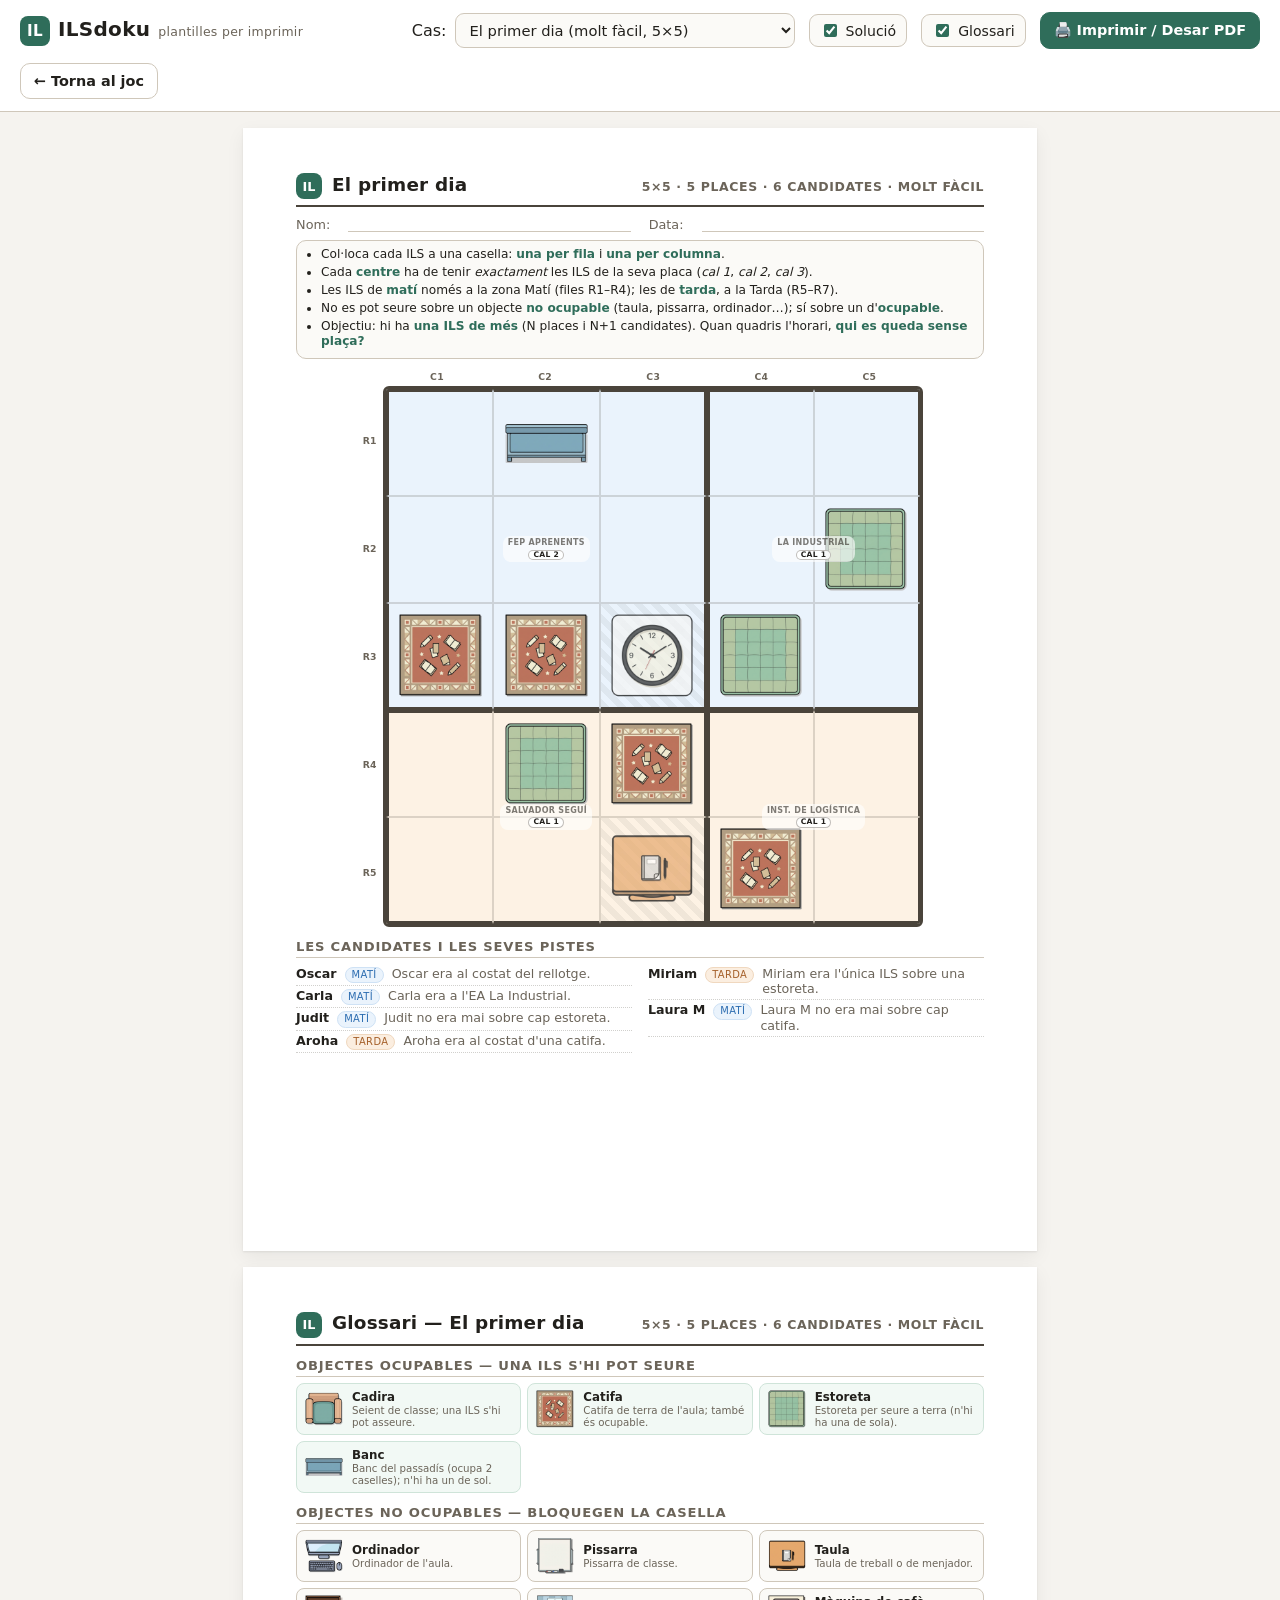
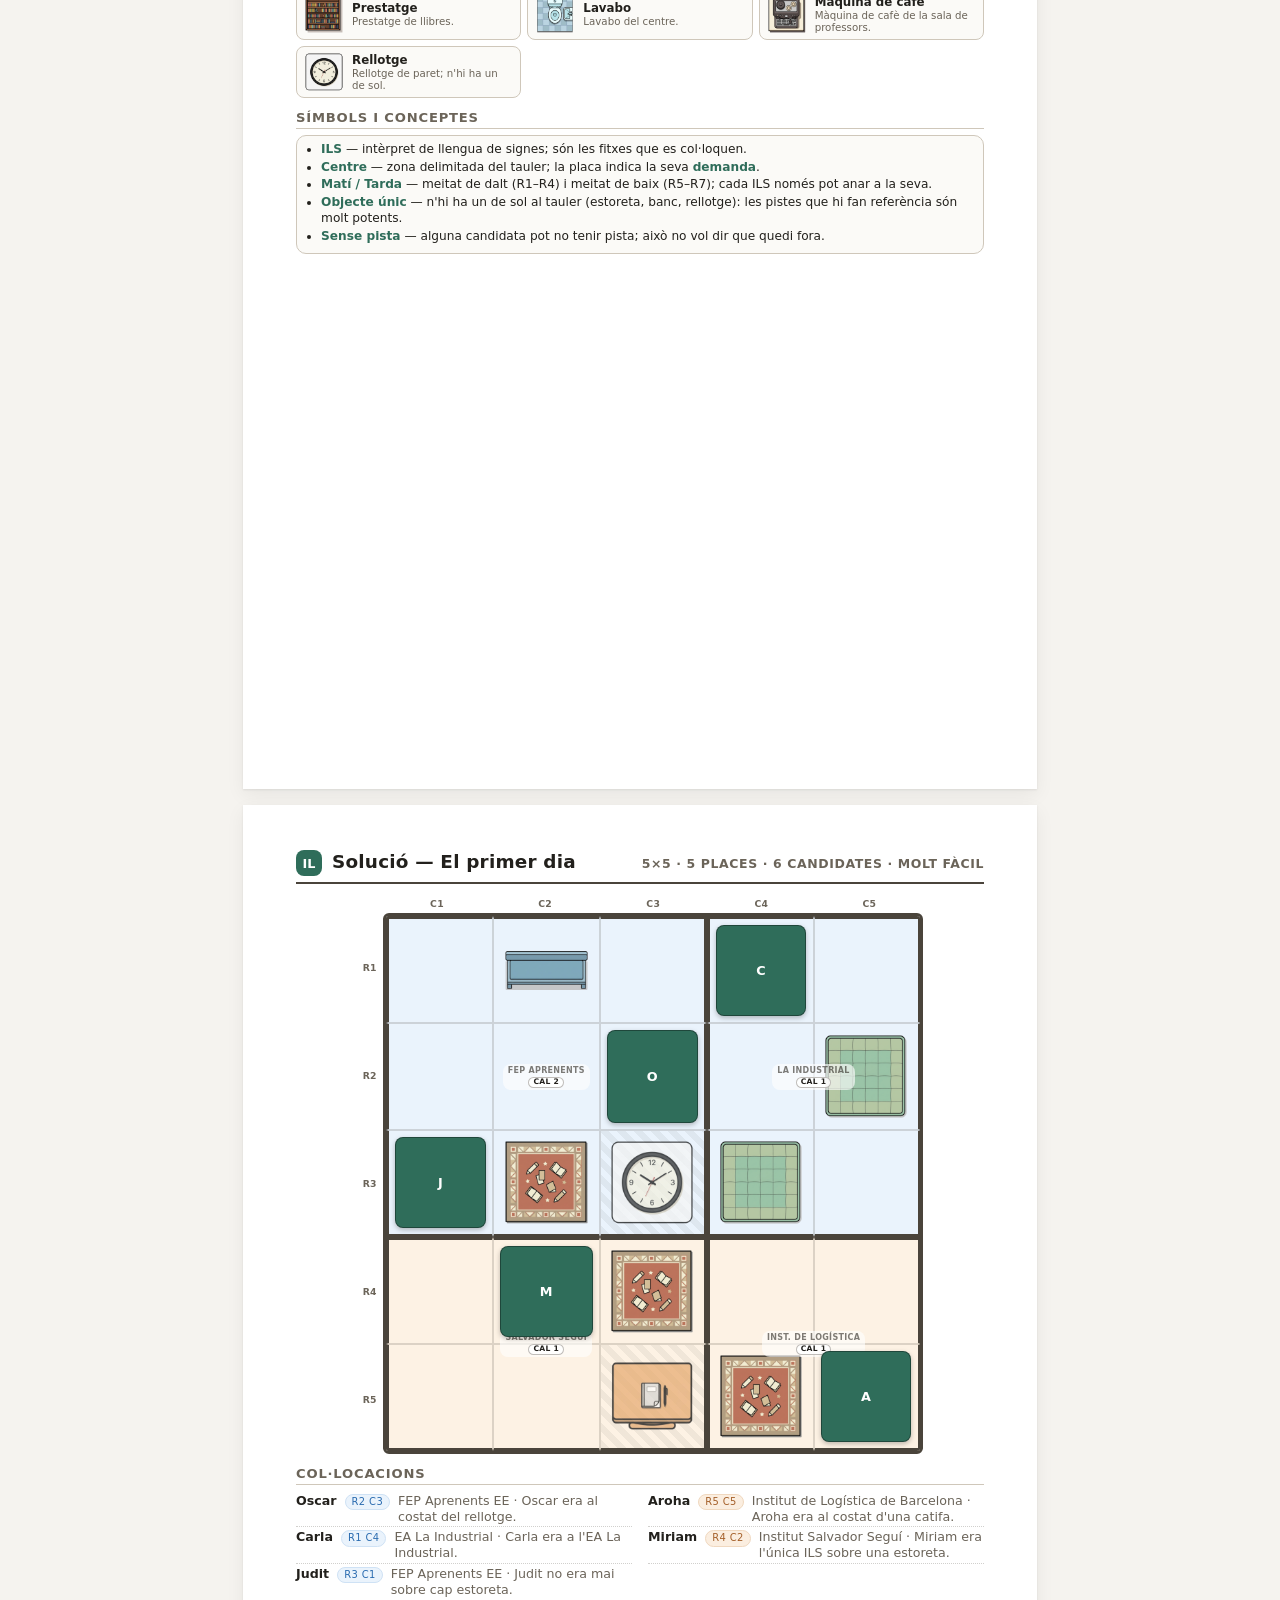
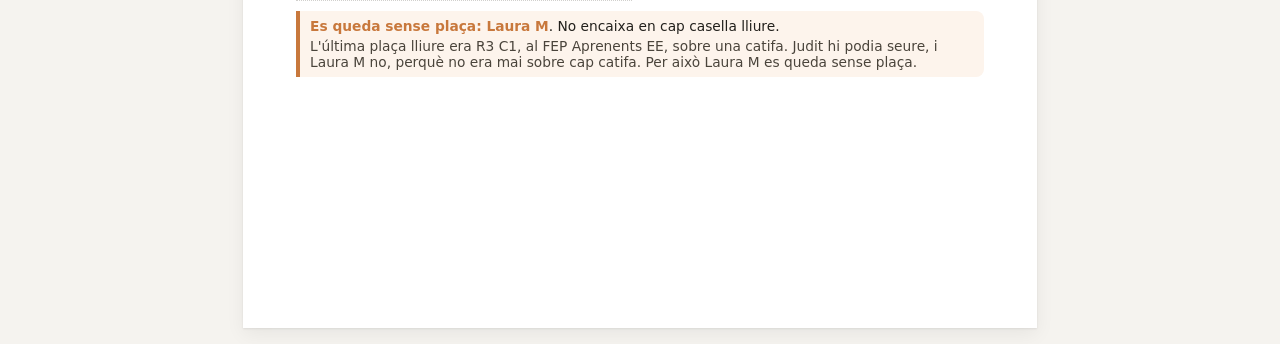
<file: app/plantilla.html>
<!DOCTYPE html>
<html lang="ca">
<head>
<meta charset="utf-8">
<link rel="icon" href="data:image/svg+xml,<svg xmlns='http://www.w3.org/2000/svg' viewBox='0 0 100 100'><text y='.9em' font-size='90'>🧩</text></svg>">
<meta name="viewport" content="width=device-width, initial-scale=1">
<title>ILSdoku — plantilles imprimibles</title>
<link rel="stylesheet" href="style.css">
<link rel="stylesheet" href="print.css">
</head>
<body>

<header class="topbar no-print">
  <a class="brand" href="index.html" title="Ves a la portada">
    <span class="logo">IL</span>
    <span>ILSdoku</span>
    <small>plantilles per imprimir</small>
  </a>
  <div class="spacer"></div>
  <div class="case-picker">
    <label for="print-case">Cas:</label>
    <select id="print-case"></select>
  </div>
  <label class="opt"><input type="checkbox" id="opt-solution" checked> Solució</label>
  <label class="opt"><input type="checkbox" id="opt-glossary" checked> Glossari</label>
  <button class="tool primary" id="btn-print">🖨️ Imprimir / Desar PDF</button>
  <a class="tool ghost" href="joc.html" style="text-decoration:none">← Torna al joc</a>
</header>

<div id="sheets"></div>

<script src="data.js"></script>
<script src="print.js"></script>
</body>
</html>
</file>
<file: app/style.css>
:root {
  --bg: #f5f3ef;
  --panel: #ffffff;
  --ink: #22201c;
  --ink-soft: #6b6459;
  --line: #cfc7ba;
  --line-strong: #4a443b;
  --accent: #2f6d5a;
  --accent-2: #c8783c;
  --select: #2b6cb0;
  --shadow: 0 1px 2px rgba(0,0,0,.08), 0 6px 18px rgba(0,0,0,.06);
  --radius: 14px;
  --font: "Segoe UI", system-ui, -apple-system, "Helvetica Neue", Arial, sans-serif;
}

* { box-sizing: border-box; }

html, body {
  margin: 0;
  padding: 0;
  background: var(--bg);
  color: var(--ink);
  font-family: var(--font);
  -webkit-font-smoothing: antialiased;
}

button { font-family: inherit; cursor: pointer; }

/* ---------- Capçalera ---------- */
.topbar {
  display: flex;
  align-items: center;
  gap: 14px;
  padding: 12px 20px;
  background: var(--panel);
  border-bottom: 1px solid var(--line);
  position: sticky;
  top: 0;
  z-index: 30;
  flex-wrap: wrap;
}
.brand {
  display: flex;
  align-items: baseline;
  gap: 8px;
  font-weight: 800;
  letter-spacing: .3px;
  font-size: 1.25rem;
}
.brand .logo {
  display: inline-grid;
  place-items: center;
  width: 30px; height: 30px;
  border-radius: 8px;
  background: var(--accent);
  color: #fff;
  font-size: .95rem;
  font-weight: 800;
}
.brand small { color: var(--ink-soft); font-weight: 500; font-size: .78rem; }
a.brand { text-decoration: none; color: inherit; }
a.brand:hover { opacity: .88; }
.topbar .spacer { flex: 1; }
.case-picker { display: flex; align-items: center; gap: 8px; }
.case-picker select {
  font-family: inherit; font-size: .92rem;
  padding: 7px 10px; border-radius: 9px;
  border: 1px solid var(--line); background: #fbfaf7; color: var(--ink);
}
.badge-diff {
  font-size: .72rem; font-weight: 700; text-transform: uppercase;
  letter-spacing: .5px; padding: 4px 9px; border-radius: 999px;
  background: #e5f0ea; color: var(--accent); border: 1px solid #cfe4d9;
}

/* ---------- Layout ---------- */
.layout {
  display: grid;
  grid-template-columns: minmax(320px, 520px) minmax(280px, 360px);
  gap: 22px;
  padding: 22px;
  align-items: start;
  justify-content: center;
  max-width: 1180px;
  margin: 0 auto;
}
@media (max-width: 900px) {
  .layout { grid-template-columns: 1fr; padding: 14px; gap: 16px; }
}

.panel {
  background: var(--panel);
  border: 1px solid var(--line);
  border-radius: var(--radius);
  box-shadow: var(--shadow);
}
.panel-title {
  font-size: .82rem; font-weight: 700; text-transform: uppercase;
  letter-spacing: .8px; color: var(--ink-soft);
  padding: 14px 16px 0;
}

/* ---------- Tauler ---------- */
.board-wrap { padding: 14px; }
.board {
  position: relative;
  display: grid;
  gap: 0;
  border: 3px solid var(--line-strong);
  border-radius: 10px;
  overflow: hidden;
  background: #fff;
  user-select: none;
  touch-action: none;
  margin: 0 auto;
}
.cell {
  position: relative;
  aspect-ratio: 1 / 1;
  display: flex;
  align-items: center;
  justify-content: center;
  border: 1px solid rgba(74,68,59,.18);
  background: #fff;
  transition: background-color .12s ease, box-shadow .12s ease;
  cursor: pointer;
}
.cell.zone-mati  { background-color: var(--z-mat, #eaf3fc); }
.cell.zone-tarda { background-color: var(--z-tar, #fdf2e4); }
.cell.blocked::after {
  content: "";
  position: absolute; inset: 0;
  background-image: repeating-linear-gradient(45deg, rgba(0,0,0,.05) 0 6px, transparent 6px 12px);
  pointer-events: none;
}
.cell.wall-t { border-top: 3px solid var(--line-strong); }
.cell.wall-b { border-bottom: 3px solid var(--line-strong); }
.cell.wall-l { border-left: 3px solid var(--line-strong); }
.cell.wall-r { border-right: 3px solid var(--line-strong); }
.cell:hover { box-shadow: inset 0 0 0 2px rgba(43,108,176,.35); }
.cell.flash-bad { animation: flashbad .5s ease 2; }
@keyframes flashbad {
  0%,100% { box-shadow: inset 0 0 0 2px rgba(200,60,60,0); }
  50% { box-shadow: inset 0 0 0 3px rgba(200,60,60,.85); }
}

.obj-icon {
  position: relative;
  z-index: 5;
  font-size: clamp(14px, 2.4vw, 24px);
  opacity: .85;
  filter: saturate(.85);
  pointer-events: none;
}

.obj-img {
  position: absolute;
  inset: 6%;
  width: 88%;
  height: 88%;
  object-fit: contain;
  opacity: .95;
  pointer-events: none;
  user-select: none;
  -webkit-user-drag: none;
  z-index: 1;
}
.cell.blocked .obj-img { opacity: .7; }

/* Objectes de més d'una casella (p. ex. el banc 2×1): una imatge estesa
   sobre el tauler, sota les notes i les fitxes. */
.obj-span {
  position: absolute;
  z-index: 1;
  display: flex;
  align-items: center;
  justify-content: center;
  pointer-events: none;
  user-select: none;
}
.obj-span img {
  width: 100%; height: 100%;
  /* El PNG és quadrat i el dibuix del banc ocupa només ~92%×44% del requadre.
     Amb «fill» l'estirem a tot el rectangle de 2×1 (scaleX ~2) i amb el scaleY
     compensem els marges verticals del dibuix, que quedi amb cos. */
  object-fit: fill;
  transform: scale(1, 1.65);
  opacity: .95;
  -webkit-user-drag: none;
}

.note {
  position: absolute;
  top: 2px;
  left: 3px;
  z-index: 3;                 /* per sobre de la imatge de la cel·la */
  max-width: 92%;
  padding: 0 3px;
  border-radius: 5px;
  background: rgba(255,255,255,.82);
  font-size: clamp(8px, 1.25vw, 11px);
  font-weight: 700;
  line-height: 1.35;
  color: var(--ink);
  pointer-events: none;
}
.place {
  position: absolute;
  inset: 2px;
  display: flex;
  align-items: center;
  justify-content: center;
  border-radius: 8px;
  font-weight: 800;
  font-size: clamp(13px, 2.2vw, 22px);
  color: #fff;
  background: var(--accent);
  box-shadow: 0 2px 5px rgba(0,0,0,.25);
  pointer-events: none;
  z-index: 2;
}
.place.is-sense { background: var(--accent-2); }
/* La X es dibuixa amb dues barres girades: així es pot fer
   tan gruixuda com calgui i escala bé a qualsevol mida de cel·la. */
.xmark {
  position: absolute;
  inset: 0;
  z-index: 3;
  font-size: 0;                 /* amaga el text ✕ (es queda per a lectors de pantalla) */
  color: var(--line-strong);    /* tan fosc com les vores dels centres */
  pointer-events: none;
}
.xmark::before,
.xmark::after {
  content: "";
  position: absolute;
  left: 50%;
  top: 50%;
  width: 76%;
  height: 15%;
  min-height: 4px;
  border-radius: 999px;
  background: currentColor;
}
.xmark::before { transform: translate(-50%, -50%) rotate(45deg); }
.xmark::after  { transform: translate(-50%, -50%) rotate(-45deg); }
.xmark.auto {
  color: rgba(74,68,59,.82);
}
.xmark.auto::before,
.xmark.auto::after {
  width: 71%;
  height: 10.5%;
  min-height: 3px;
}

/* Aparició esglaonada de les X automàtiques en col·locar una ILS */
@keyframes xpop {
  0%   { opacity: 0; transform: scale(.35); }
  65%  { opacity: 1; transform: scale(1.14); }
  100% { opacity: 1; transform: scale(1); }
}
.xmark.pop { animation: xpop .3s cubic-bezier(.3,1.35,.5,1) both; }
@media (prefers-reduced-motion: reduce) {
  .xmark.pop { animation: none; }
}

.centre-label {
  position: absolute;
  z-index: 1;
  pointer-events: none;
  display: flex;
  align-items: center;
  justify-content: center;
  padding: 0 3px;
}
.centre-label > div {
  background: rgba(255,255,255,.62);
  border-radius: 8px;
  padding: 4px 8px;
  font-size: clamp(8px, 1.1vw, 11px);
  font-weight: 800;
  color: rgba(40,36,30,.6);
  text-align: center;
  line-height: 1.15;
  text-transform: uppercase;
  letter-spacing: .3px;
}
.centre-label .demand {
  display: inline-block;
  margin-top: 2px;
  padding: 1px 7px;
  border-radius: 999px;
  background: rgba(255,255,255,.85);
  border: 1px solid rgba(74,68,59,.35);
  color: var(--ink);
  font-size: .95em;
}

/* ---------- Barra d'eines ---------- */
.toolbar {
  display: flex;
  gap: 8px;
  flex-wrap: wrap;
  padding: 0 14px 14px;
}
.tool {
  display: inline-flex;
  align-items: center;
  gap: 6px;
  padding: 9px 13px;
  border-radius: 10px;
  border: 1px solid var(--line);
  background: #fbfaf7;
  color: var(--ink);
  font-size: .9rem;
  font-weight: 600;
  transition: background-color .12s ease, border-color .12s ease, transform .05s ease;
}
.tool:hover { background: #f2efe9; }
.tool:active { transform: translateY(1px); }
.tool.active { background: var(--select); border-color: var(--select); color: #fff; }
.tool.primary { background: var(--accent); border-color: var(--accent); color: #fff; }
.tool.primary:hover { background: #2a5f4f; }
.tool.ghost { background: transparent; }
.tool:disabled { opacity: .45; cursor: not-allowed; }
.xglyph { font-size: 1.3em; font-weight: 900; line-height: 0; vertical-align: -1px; }

/* ---------- Targetes ILS ---------- */
.cards-panel { padding-bottom: 8px; }
.cards { display: flex; flex-direction: column; gap: 8px; padding: 12px 14px 16px; }
.card {
  display: flex;
  gap: 11px;
  align-items: flex-start;
  padding: 10px 12px;
  border: 1px solid var(--line);
  border-radius: 11px;
  background: #fbfaf7;
  cursor: pointer;
  transition: border-color .12s ease, box-shadow .12s ease, background-color .12s ease;
}
.card:hover { border-color: var(--line-strong); }
.card.selected { border-color: var(--select); box-shadow: 0 0 0 2px rgba(43,108,176,.28); background: #f4f8fd; }
.card.placed { opacity: .55; }
.avatar {
  flex: 0 0 auto;
  width: 38px; height: 38px;
  border-radius: 10px;
  display: grid; place-items: center;
  background: var(--accent);
  color: #fff;
  font-weight: 800;
  font-size: 1rem;
}
.card[data-torn="tarda"] .avatar { background: var(--accent-2); }
.card[data-torn="flexible"] .avatar { background: #6b5ca5; }
.card-body { min-width: 0; }
.card-name { font-weight: 700; font-size: .96rem; display: flex; align-items: center; gap: 7px; }
.torn-chip {
  font-size: .66rem; font-weight: 800; text-transform: uppercase; letter-spacing: .4px;
  padding: 2px 7px; border-radius: 999px; background: #eef1f4; color: #5a6570; border: 1px solid #dbe2e8;
}
.card[data-torn="tarda"] .torn-chip { background: #fbeee0; color: #a5602a; border-color: #f0d8bf; }
.card[data-torn="flexible"] .torn-chip { background: #efeaf8; color: #6b5ca5; border-color: #ddd3f0; }
.card-clue { font-size: .87rem; color: var(--ink-soft); margin-top: 3px; line-height: 1.35; }
.card-clue.none { font-style: italic; opacity: .75; }

/* ---------- Zones / llegenda ---------- */
.legend {
  display: flex; gap: 14px; flex-wrap: wrap;
  padding: 0 16px 12px; font-size: .82rem; color: var(--ink-soft);
}
.legend .sw { display: inline-flex; align-items: center; gap: 6px; }
.legend .box { width: 14px; height: 14px; border-radius: 4px; border: 1px solid rgba(0,0,0,.15); }
.legend .sw-img { width: 16px; height: 16px; object-fit: contain; user-select: none; }

/* ---------- Missatges ---------- */
.message {
  margin: 0 14px 14px;
  padding: 12px 14px;
  border-radius: 11px;
  font-size: .92rem;
  line-height: 1.4;
  border: 1px solid transparent;
}
.message:empty { display: none; }
.message.info { background: #eef4fb; border-color: #cfe0f2; color: #2b4a6b; }
.message.win  { background: #e6f4ec; border-color: #bfe3cd; color: #1f5d3c; }
.message.bad  { background: #fdeceb; border-color: #f3cfcb; color: #8c322b; }
.message.hint { background: #fdf6e3; border-color: #f0e0b6; color: #7a5a12; }
.message .reveal {
  margin: 8px 0 0;
  padding-top: 8px;
  border-top: 1px dashed rgba(31, 93, 60, .35);
  font-size: .88rem;
  line-height: 1.45;
  opacity: .92;
}
.hidden { display: none !important; }

/* ---------- Modal ---------- */
.modal-backdrop {
  position: fixed; inset: 0;
  background: rgba(20,18,15,.55);
  display: grid; place-items: center;
  z-index: 50; padding: 20px;
}
.modal {
  background: #fff; border-radius: 16px; max-width: 560px; width: 100%;
  max-height: 85vh; overflow: auto; box-shadow: 0 20px 60px rgba(0,0,0,.35);
}
.modal h2 { margin: 0; padding: 18px 20px 0; font-size: 1.15rem; }
.modal .modal-body { padding: 14px 20px 20px; line-height: 1.5; font-size: .94rem; }
.modal .modal-body p { margin: 0 0 10px; }
.modal .modal-body ul { margin: 0 0 10px; padding-left: 20px; }
.modal .modal-body li { margin-bottom: 5px; }
.modal-actions { display: flex; justify-content: flex-end; gap: 8px; padding: 0 20px 18px; }
kbd {
  background: #f0ede7; border: 1px solid #d8d2c7; border-bottom-width: 2px;
  border-radius: 5px; padding: 1px 6px; font-size: .82em; font-family: inherit;
}

/* ---------- Glossari ---------- */
.modal h3.gloss-h {
  margin: 18px 0 8px;
  font-size: .95rem;
  color: var(--ink);
  border-bottom: 1px solid var(--line);
  padding-bottom: 5px;
}
.modal h3.gloss-h small { font-weight: 500; color: var(--ink-soft); }
.gloss-grid {
  display: grid;
  grid-template-columns: repeat(auto-fill, minmax(158px, 1fr));
  gap: 9px;
}
.gloss-item {
  display: flex; gap: 10px; align-items: flex-start;
  padding: 8px 10px;
  border: 1px solid var(--line);
  border-radius: 10px;
  background: #fbfaf7;
}
.gloss-item.occ { border-color: #cfe4d9; background: #f2f9f5; }
.gloss-item.obs { background: #f7f5f1; }
.gloss-item .gi {
  font-size: 26px; line-height: 1; flex: 0 0 auto;
  filter: saturate(.9);
  width: 46px; height: 46px;
  display: flex; align-items: center; justify-content: center;
}
.gloss-item .gi img {
  width: 100%; height: 100%; object-fit: contain; display: block;
  user-select: none; -webkit-user-drag: none;
}
.gloss-item .gn { font-weight: 700; font-size: .9rem; }
.gloss-item .gd { font-size: .78rem; color: var(--ink-soft); line-height: 1.3; }
.gloss-terms { margin: 0; padding-left: 20px; font-size: .9rem; }
.gloss-terms li { margin-bottom: 6px; }

/* ------------------------------------------------------------------ *
 * Bombolla d'ajuda (hover/focus): diu què és l'element de sota el
 * cursor —cadira, catifa, una ILS col·locada, una nota, una X…—.
 * És només informativa (pointer-events:none) i no surt mai impresa.
 * ------------------------------------------------------------------ */
.tip {
  position: fixed;
  z-index: 60;
  max-width: 300px;
  padding: 6px 10px;
  border-radius: 9px;
  background: rgba(38,35,30,.94);
  color: #fdfbf6;
  font-size: .82rem;
  line-height: 1.25;
  font-weight: 600;
  box-shadow: 0 6px 18px rgba(30,26,20,.28);
  pointer-events: none;
  opacity: 0;
  transform: translateY(3px);
  transition: opacity .12s ease, transform .12s ease;
}
.tip.on { opacity: 1; transform: translateY(0); }
@media (prefers-reduced-motion: reduce) { .tip { transition: none; } }
@media print { .tip { display: none !important; } }

/* ------------------------------------------------------------------ *
 * Progrés del jugador: botó del topbar i modal «El meu progrés».
 * ------------------------------------------------------------------ */
.badge-count {
  display: inline-block;
  margin-left: 6px;
  min-width: 18px;
  padding: 1px 6px;
  border-radius: 999px;
  background: var(--accent, #2f6f5e);
  color: #fff;
  font-size: .72rem;
  font-weight: 700;
  line-height: 1.35;
}
.pg-total { font-weight: 700; }
.pg-scroll { max-height: 320px; overflow: auto; margin: 6px 0 12px; }
.pg-table { width: 100%; border-collapse: collapse; font-size: .88rem; }
.pg-table th, .pg-table td { padding: 4px 8px; text-align: left; border-bottom: 1px solid rgba(74,68,59,.12); }
.pg-table th { font-size: .78rem; text-transform: uppercase; letter-spacing: .04em; color: var(--ink-soft); }
.pg-table .pg-num { text-align: right; font-variant-numeric: tabular-nums; white-space: nowrap; }
.pg-dim { color: var(--ink-soft); font-size: .85rem; }
.pg-h3 { margin: 18px 0 6px; font-size: 1rem; }
.pg-actions { display: flex; flex-wrap: wrap; gap: 8px; margin: 6px 0 2px; }
.pg-actions .danger { border-color: #c46; color: #a33; }
#progress-account p { margin: 0 0 8px; }
#progress-nick {
  font: inherit; padding: 4px 8px; border: 1px solid var(--line, #ddd);
  border-radius: 8px; background: #fff; max-width: 240px;
}
#case-timer { font-variant-numeric: tabular-nums; }

/* ------------------------------------------------------------------ *
 * Compte: indicador del topbar i invitació a iniciar sessió.
 * Es veu sempre si estàs dins o no (portada i joc).
 * ------------------------------------------------------------------ */
.account { display: flex; align-items: center; }
.acct { display: inline-flex; align-items: center; gap: 6px; white-space: nowrap; }
.acct.off { color: var(--ink-soft); font-size: .82rem; padding: 4px 8px; }
.acct .dot {
  width: 8px; height: 8px; border-radius: 50%;
  background: #3ba55d; box-shadow: 0 0 0 2px rgba(59,165,93,.22);
  display: inline-block;
}
.invit-llista { margin: 0 0 10px; padding-left: 20px; }
.invit-llista li { margin-bottom: 6px; }
.invit-accions { display: flex; flex-wrap: wrap; gap: 8px; margin-top: 14px; }
.invit-accions .tool.primary { font-weight: 700; }
@media print { .account { display: none !important; } }

/* ------------------------------------------------------------------ *
 * Portada: casos ja resolts i bàner de resum del progrés.
 * ------------------------------------------------------------------ */
.case-tile { position: relative; }
.case-tile.is-done { border-color: rgba(59, 165, 93, .5); }
.case-tile.is-done .ct-strip { background: #3ba55d; }
.ct-badge {
  position: absolute; top: 10px; right: 12px;
  padding: 2px 9px; border-radius: 999px;
  background: #eaf6ee; border: 1px solid rgba(59, 165, 93, .45);
  color: #24663d; font-size: .76rem; font-weight: 700; white-space: nowrap;
}
.progress-banner {
  margin: 12px 0 6px; padding: 10px 14px; border-radius: 12px;
  background: #f2f8f4; border: 1px solid rgba(59, 165, 93, .3);
  color: #24503a; font-size: .92rem;
}
.progress-banner a { color: #1f6b45; font-weight: 700; text-decoration: none; }
.progress-banner a:hover { text-decoration: underline; }
</file>
<file: app/print.css>
/* ==========================================================================
   ILSdoku — fulls imprimibles (plantilles)
   S'usa juntament amb style.css (variables, tauler, targetes, glossari).
   ========================================================================== */

* { print-color-adjust: exact; -webkit-print-color-adjust: exact; }

body { background: var(--bg); }

/* ---------- Barra d'opcions (només pantalla) ---------- */
.opt {
  display: inline-flex; align-items: center; gap: 6px;
  font-size: .88rem; color: var(--ink); cursor: pointer;
  padding: 6px 10px; border: 1px solid var(--line); border-radius: 9px;
  background: #fbfaf7;
}
.opt input { accent-color: var(--accent); }
.no-print .tool, .no-print .opt, .no-print .case-picker label { white-space: nowrap; }

/* ---------- Full A4 ---------- */
.sheet {
  width: 210mm;
  min-height: 297mm;
  padding: 12mm 14mm;
  margin: 16px auto;
  background: #fff;
  box-shadow: var(--shadow);
  position: relative;
}
.sheet + .sheet { break-before: page; }

.sheet-head {
  display: flex; align-items: baseline; gap: 10px;
  border-bottom: 2px solid var(--line-strong);
  padding-bottom: 6px; margin-bottom: 10px;
}
.sheet-head .logo {
  display: inline-flex; align-items: center; justify-content: center;
  width: 26px; height: 26px; border-radius: 8px;
  background: var(--accent); color: #fff; font-weight: 800; font-size: .8rem;
}
.sheet-head h1 {
  font-size: 1.15rem; margin: 0; letter-spacing: .2px;
}
.sheet-head .meta {
  margin-left: auto; font-size: .78rem; color: var(--ink-soft);
  text-transform: uppercase; letter-spacing: .6px; font-weight: 700;
  text-align: right;
}
.sheet-name {
  display: flex; gap: 18px; font-size: .8rem; color: var(--ink-soft);
  margin-bottom: 8px;
}
.sheet-name .fill { flex: 1; border-bottom: 1px solid var(--line); }

/* ---------- Regles ---------- */
.rules {
  border: 1px solid var(--line); border-radius: 10px;
  background: #fbfaf7; padding: 6px 10px 6px 24px;
  font-size: .76rem; line-height: 1.3; margin: 0 0 8px;
}
.rules li { margin-bottom: 2px; }
.rules strong { color: var(--accent); }

/* ---------- Tauler amb coordenades ---------- */
.board-grid {
  display: grid;
  grid-template-columns: 7mm repeat(var(--n, 7), 1fr);
  grid-template-rows: 5mm repeat(var(--n, 7), 1fr);
  width: min(100%, 150mm);
  margin: 0 auto 8px;
}
.board-grid .rc {
  display: flex; align-items: center; justify-content: center;
  font-size: .58rem; font-weight: 800; color: var(--ink-soft);
  letter-spacing: .3px;
}
.board-grid .board {
  grid-column: 2 / -1;
  grid-row: 2 / -1;
  width: 100%;
  border-radius: 6px;
}
.board-grid .board .cell { cursor: default; }
.board-grid .board .obj-img { inset: 7%; width: 86%; height: 86%; }
.board-grid .board .obj-span {
  position: absolute;
  z-index: 1;
  display: flex;
  align-items: center;
  justify-content: center;
  pointer-events: none;
}
.board-grid .board .obj-span img {
  width: 100%; height: 100%;
  object-fit: fill;      /* el banc 2×1 s'estira a tot el rectangle */
  transform: scale(1, 1.65);
}
.board-grid .board .place {
  inset: 6%; border: 1px solid rgba(0,0,0,.35);
  font-size: .8rem; letter-spacing: .3px;
}
.board-grid .board .centre-label > div { font-size: .5rem; padding: 2px 5px; }
.board-grid .board .centre-label .demand { font-size: .95em; padding: 0 4px; }

/* ---------- Llistes (candidates / col·locacions) ---------- */
.sheet h2 {
  font-size: .82rem; text-transform: uppercase; letter-spacing: .8px;
  color: var(--ink-soft); margin: 12px 0 6px;
  border-bottom: 1px solid var(--line); padding-bottom: 3px;
}
.two-cols { columns: 2; column-gap: 16px; }
.mini {
  break-inside: avoid; display: flex; gap: 8px; align-items: baseline;
  font-size: .79rem; line-height: 1.25; padding: 2px 0;
  border-bottom: 1px dotted rgba(74,68,59,.25);
}
.mini .who { font-weight: 700; flex: 0 0 auto; }
.mini .torn {
  font-size: .62rem; text-transform: uppercase; letter-spacing: .4px;
  padding: 1px 6px; border-radius: 999px; border: 1px solid;
}
.mini .torn.mati  { background: #eaf3fc; color: #2b6cb0; border-color: #cfe2f5; }
.mini .torn.tarda { background: #fbeee0; color: #a5602a; border-color: #f0d8bf; }
.mini .clue { color: var(--ink-soft); flex: 1; }
.mini .clue.none { font-style: italic; }

/* ---------- Glossari ---------- */
.gloss-print {
  display: grid; grid-template-columns: repeat(3, 1fr); gap: 6px;
}
.gp-item {
  display: flex; gap: 8px; align-items: center;
  border: 1px solid var(--line); border-radius: 8px; padding: 5px 7px;
  background: #fbfaf7; break-inside: avoid;
}
.gp-item.occ { border-color: #cfe4d9; background: #f2f9f5; }
.gp-item img { width: 40px; height: 40px; object-fit: contain; flex: 0 0 auto; }
.gp-item .gp-t { min-width: 0; }
.gp-item .gp-n { font-weight: 700; font-size: .74rem; }
.gp-item .gp-d { font-size: .64rem; color: var(--ink-soft); line-height: 1.2; }

/* ---------- Solució ---------- */
.solution-note {
  font-size: .86rem; border-left: 4px solid var(--accent-2);
  background: #fdf4ec; padding: 7px 10px; border-radius: 0 8px 8px 0;
  margin: 10px 0 0;
}
.solution-note strong { color: var(--accent-2); }
.solution-note .reveal { display: block; margin-top: 4px; color: #4a443b; }

/* ---------- Impressió ---------- */
@page { size: A4 portrait; margin: 0; }
@media print {
  body { background: #fff; }
  .no-print { display: none !important; }
  .sheet {
    width: auto; min-height: 0; margin: 0;
    padding: 12mm 14mm; box-shadow: none;
  }
  .sheet + .sheet { break-before: page; }
  .sheet:last-child { break-after: auto; }
}
</file>
